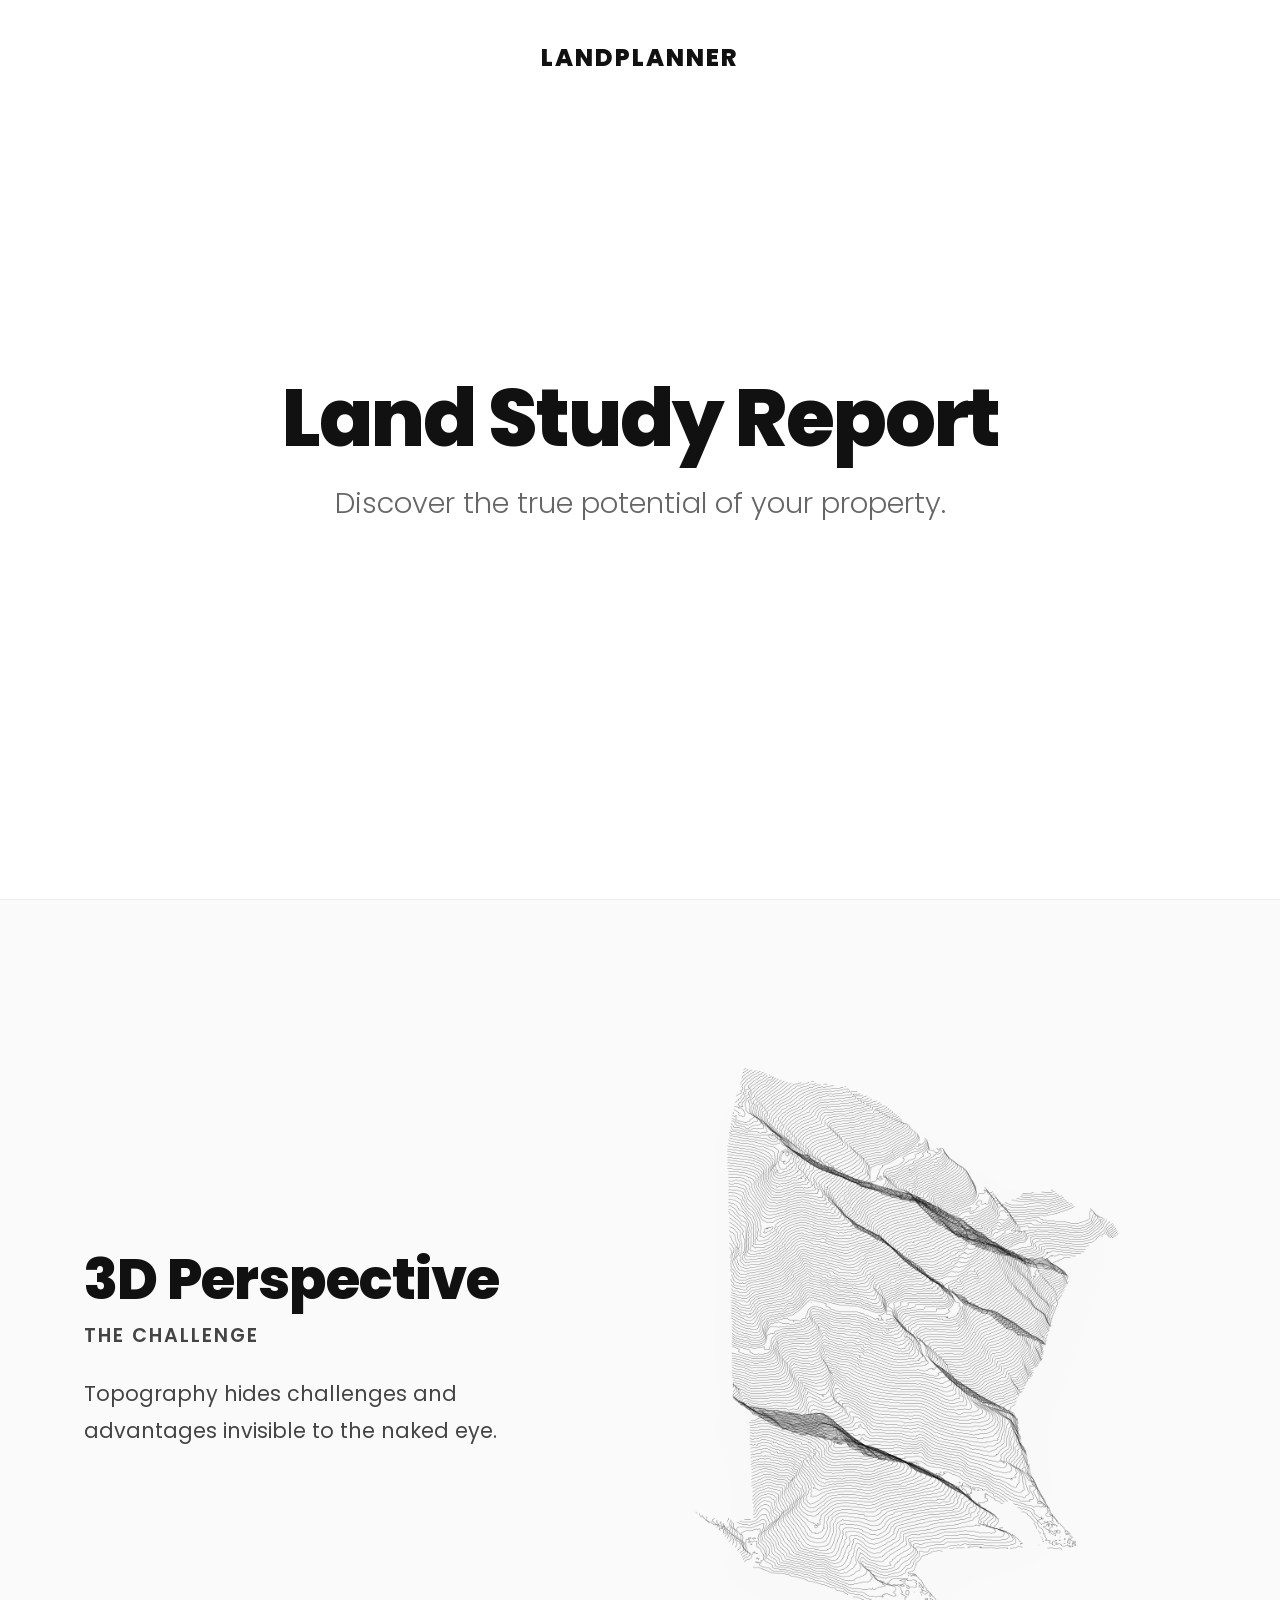
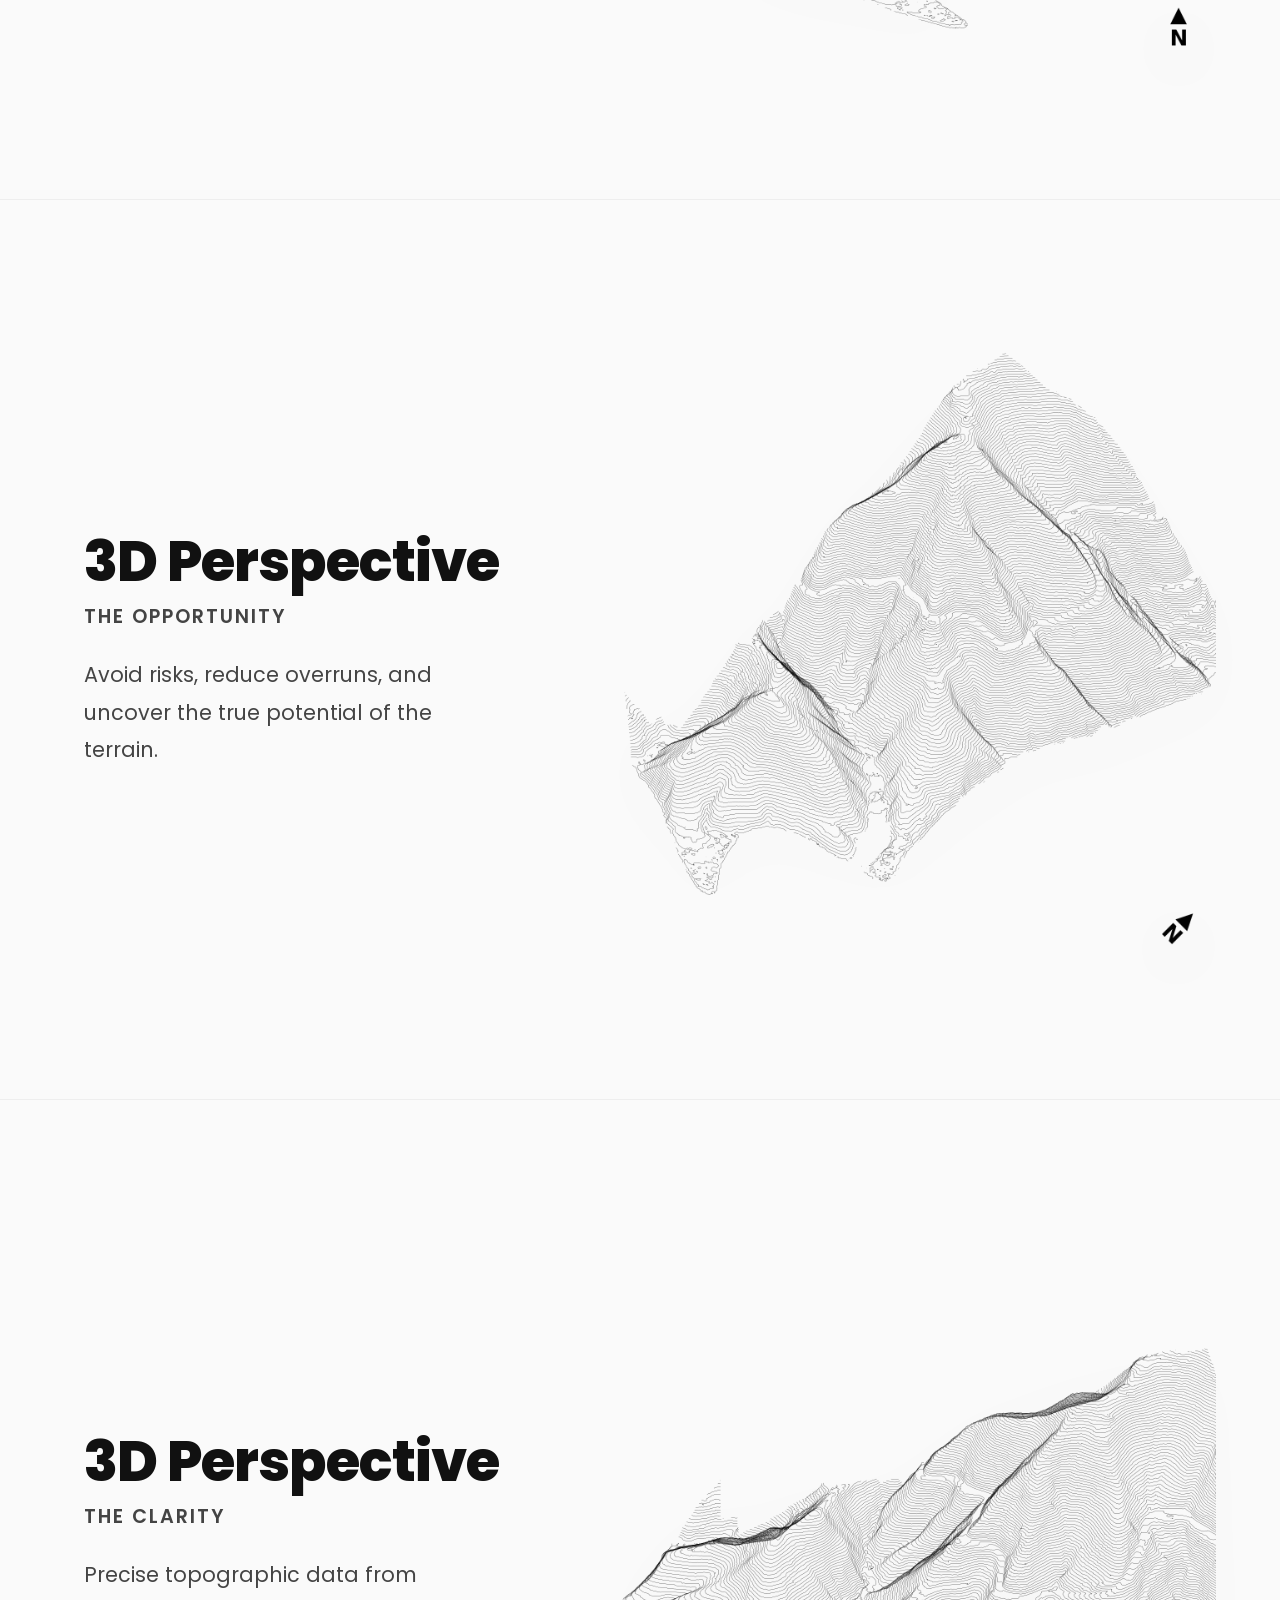
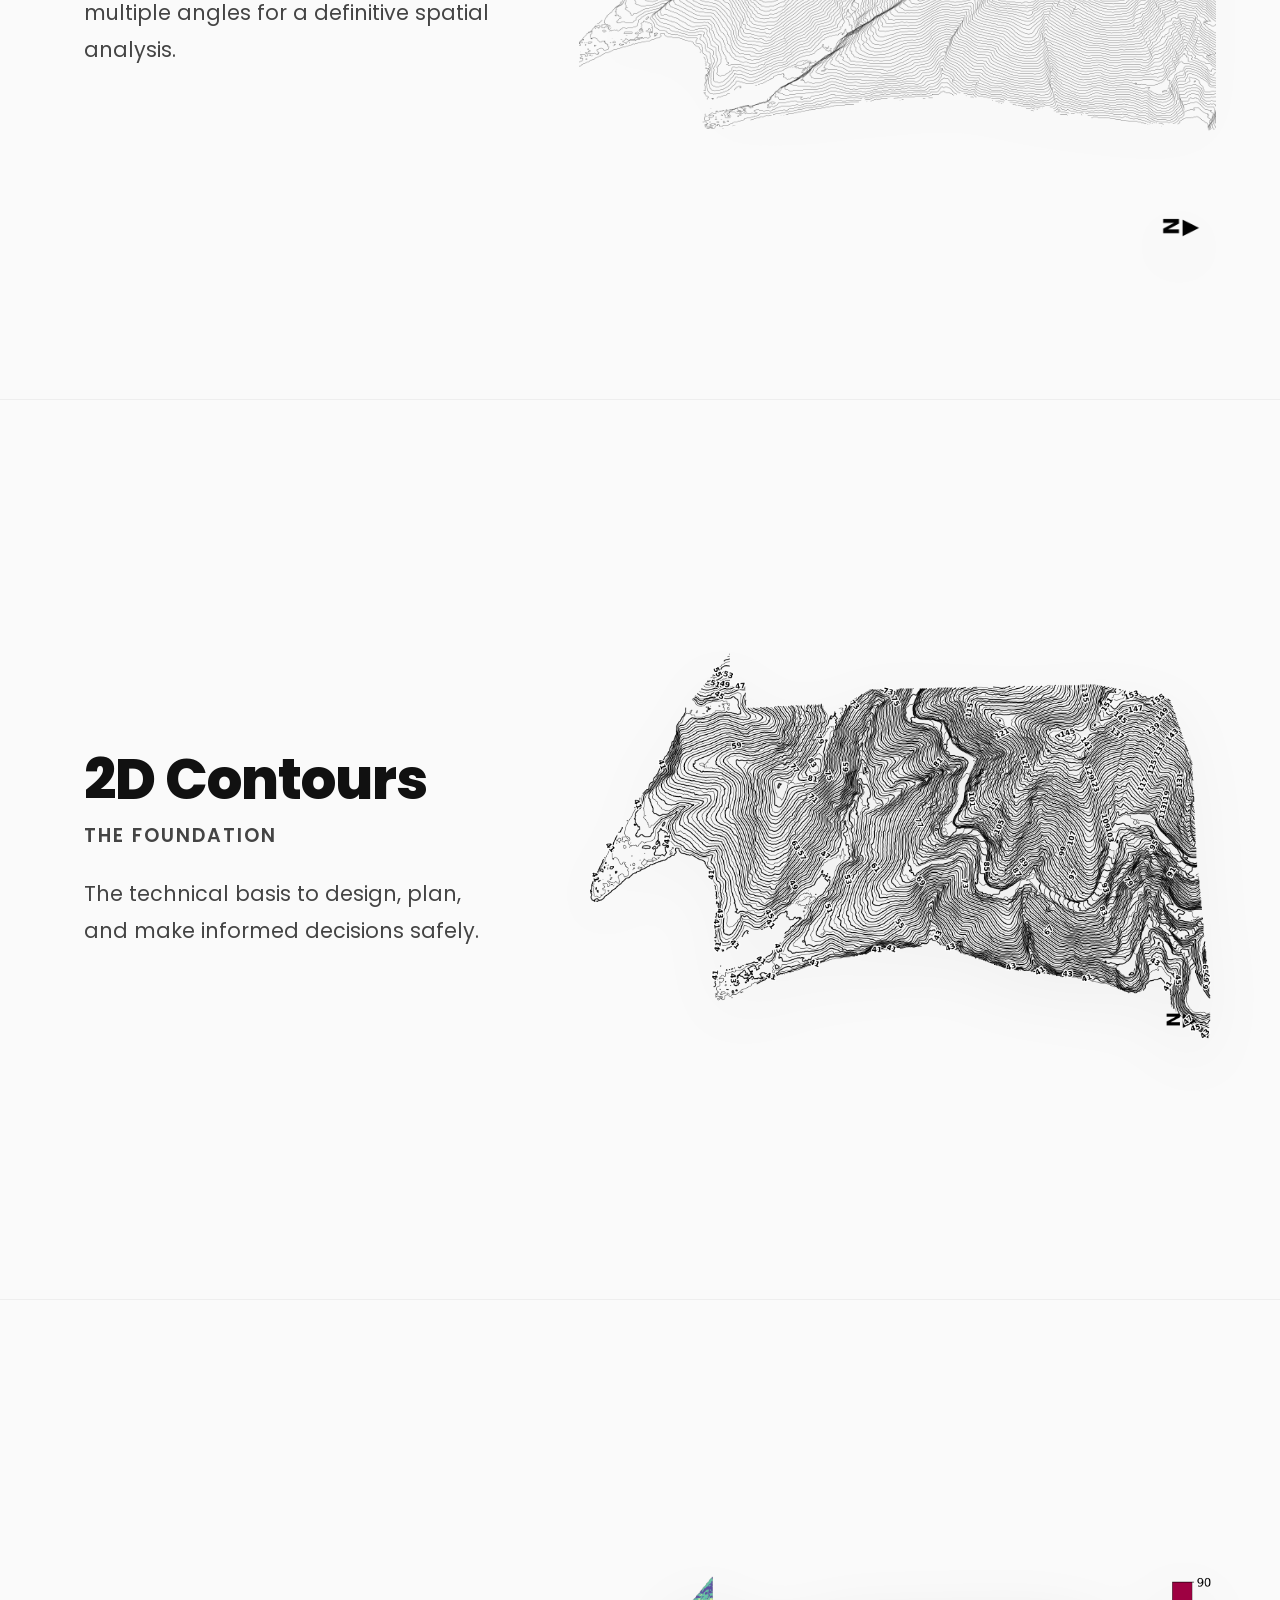
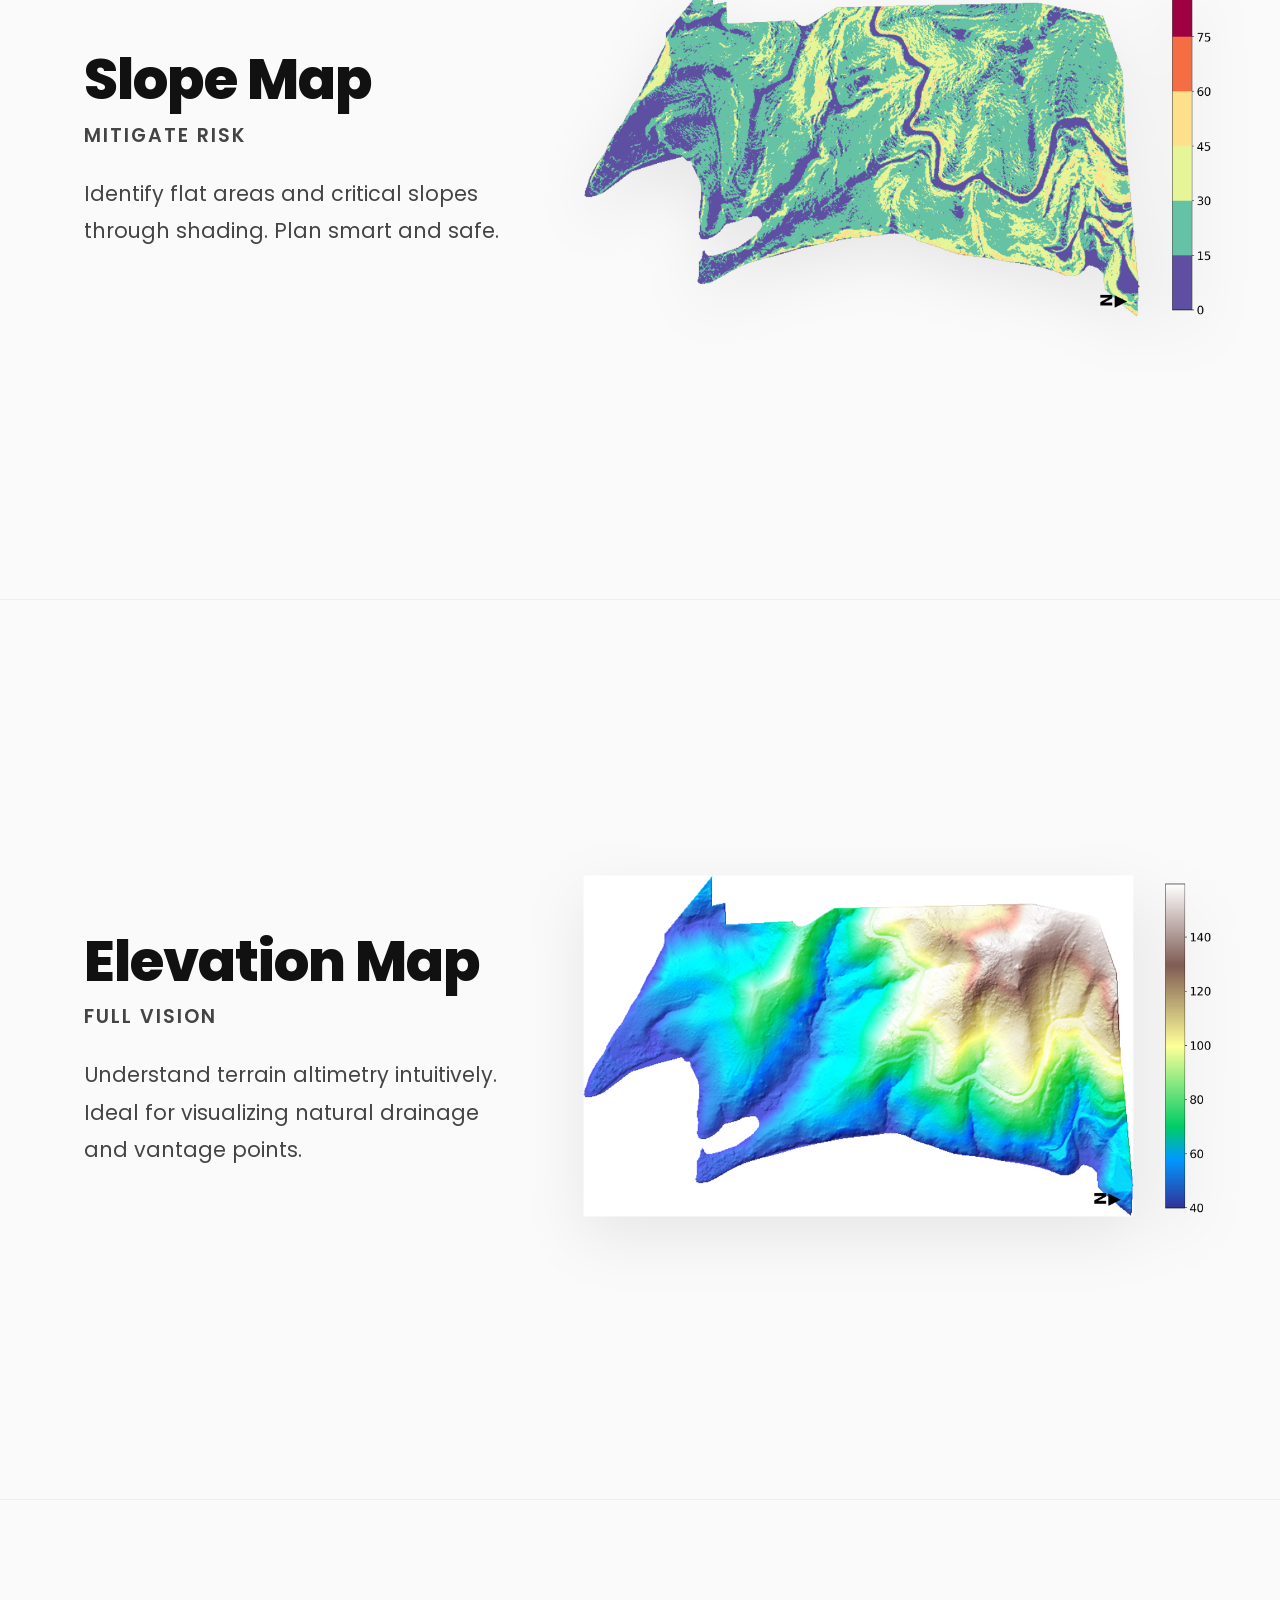
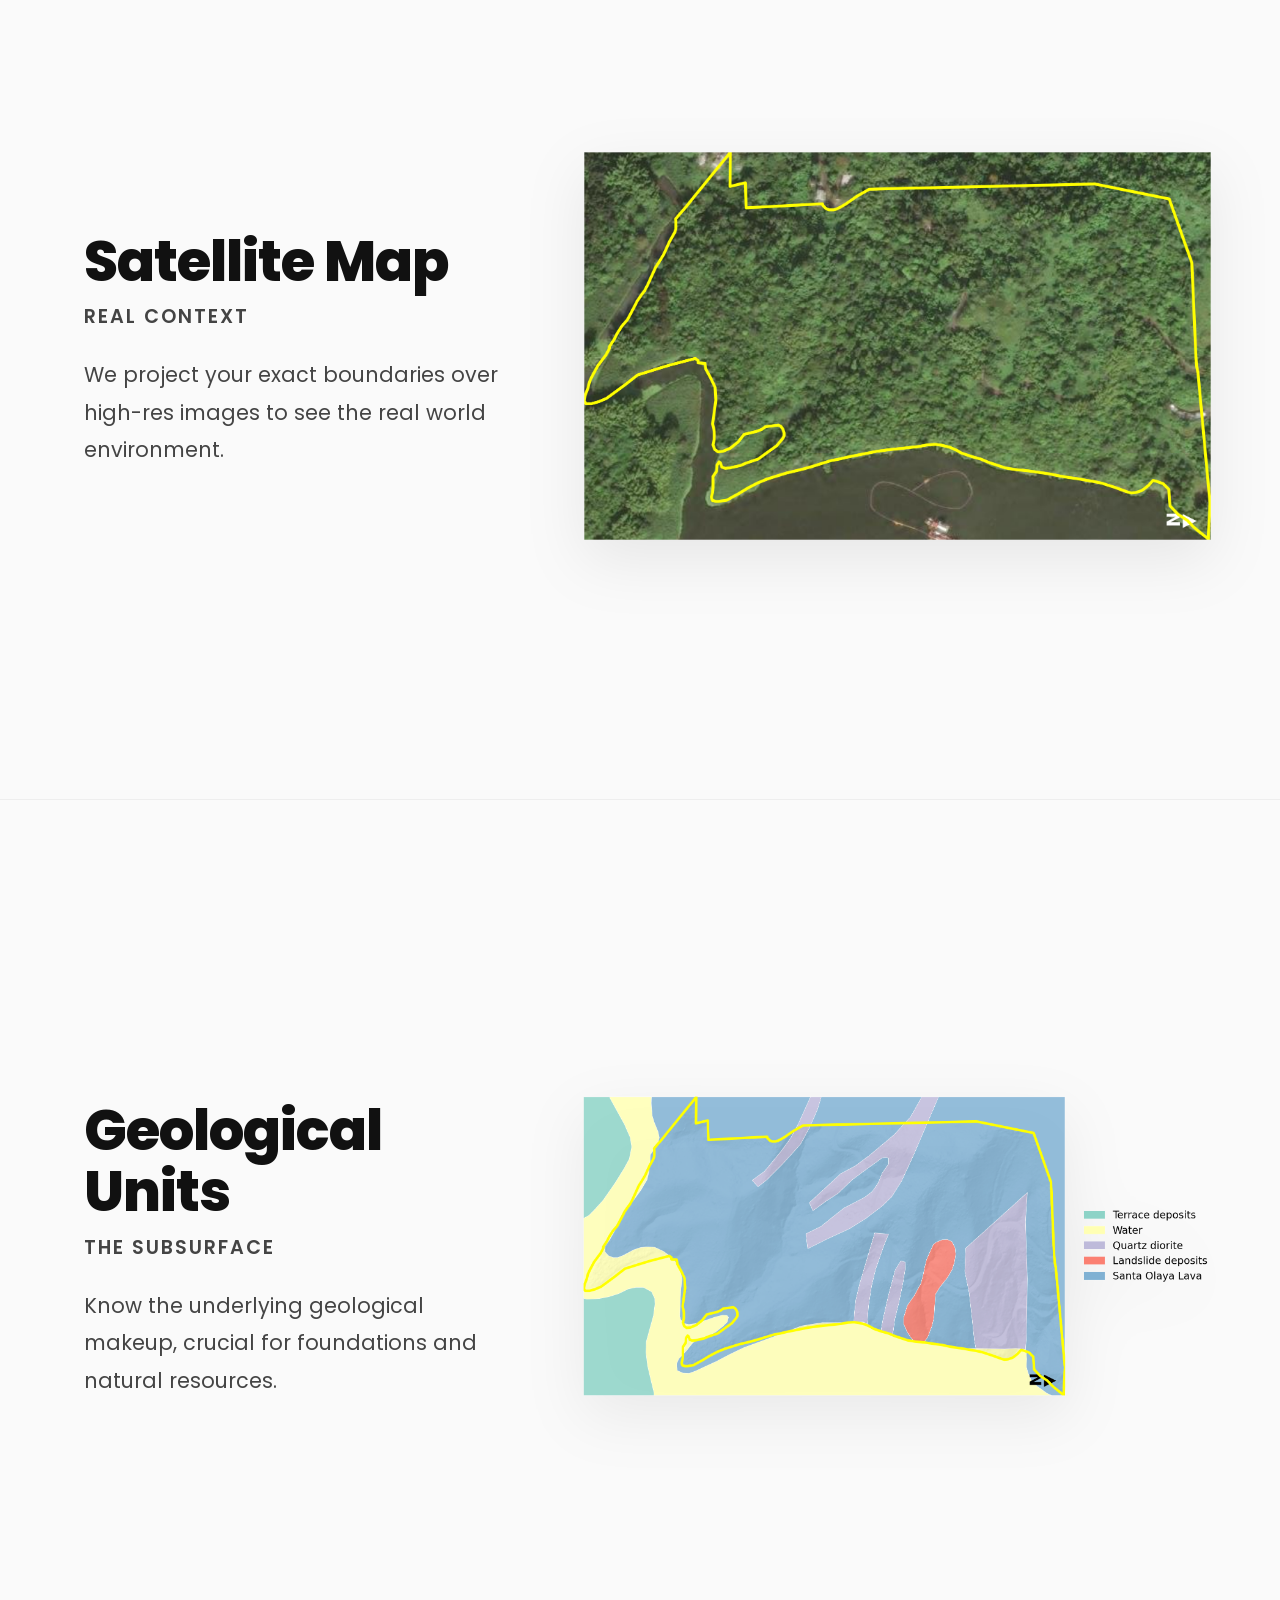
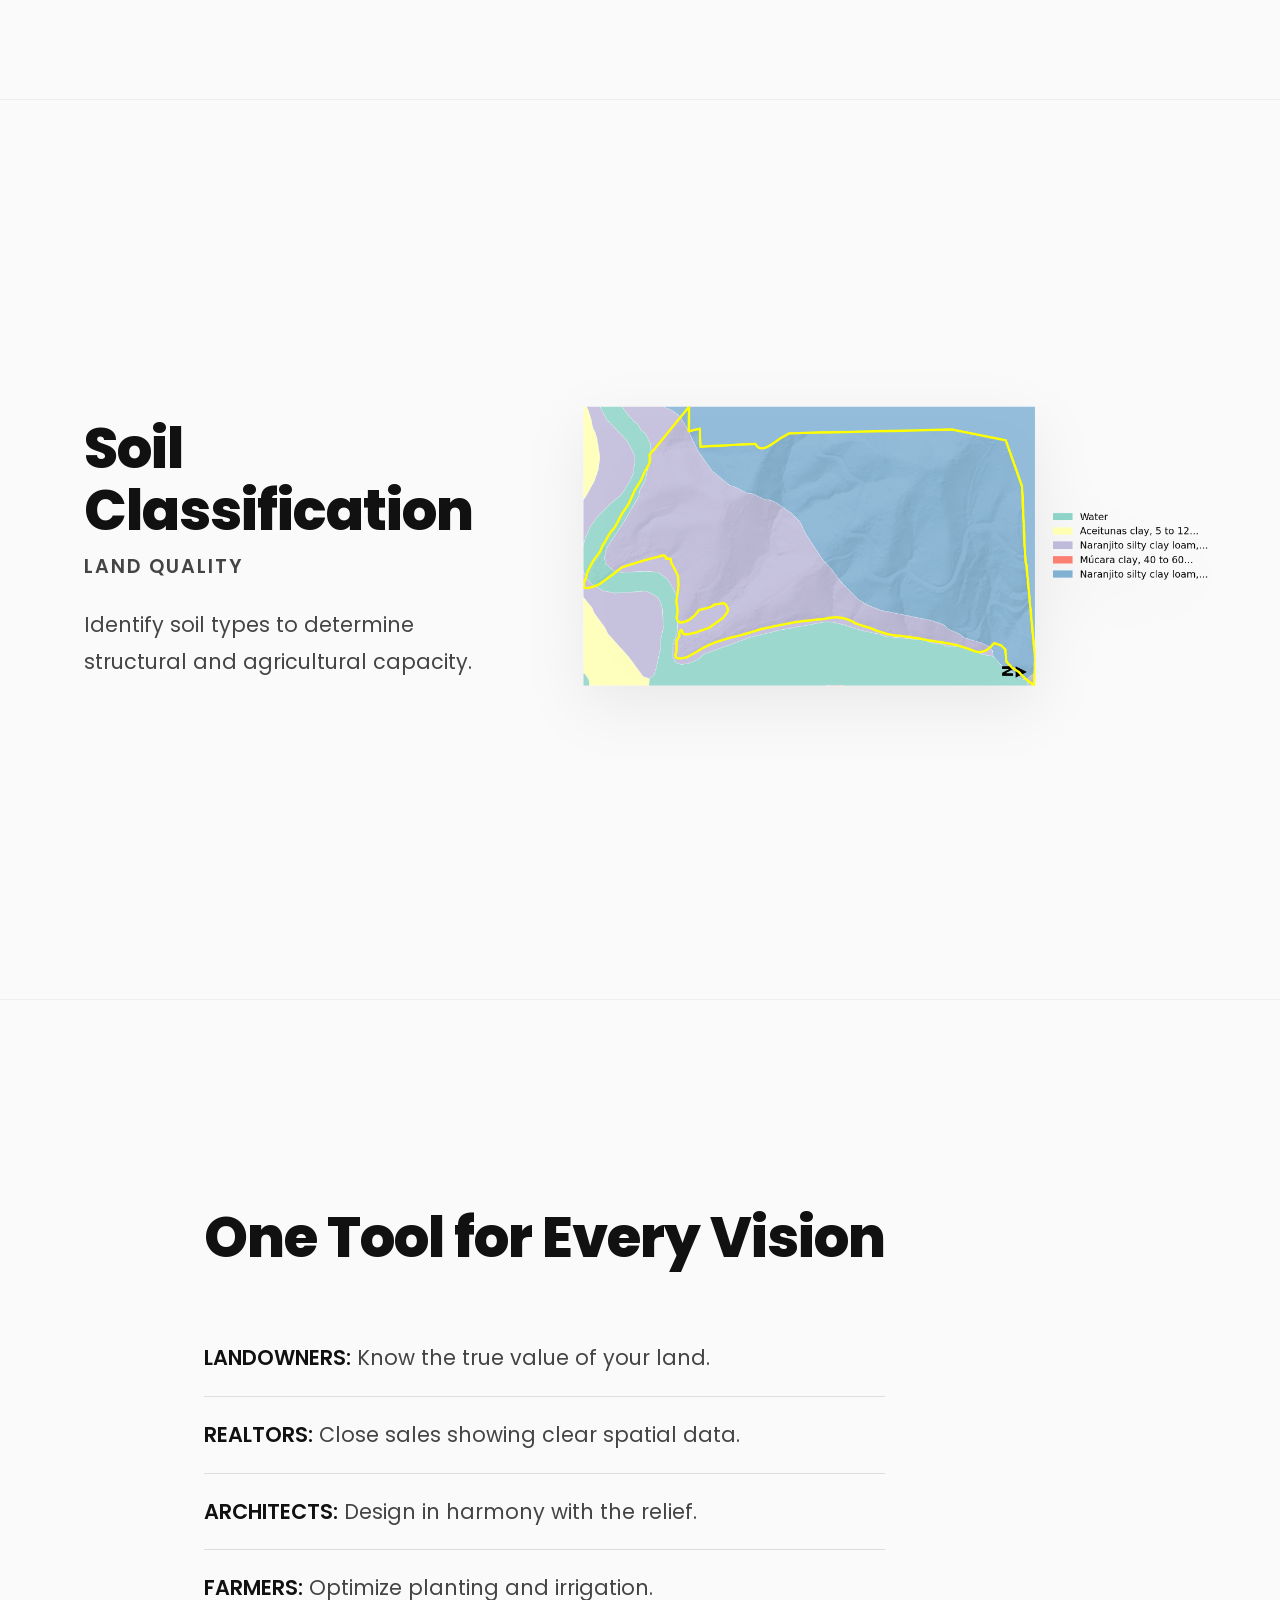
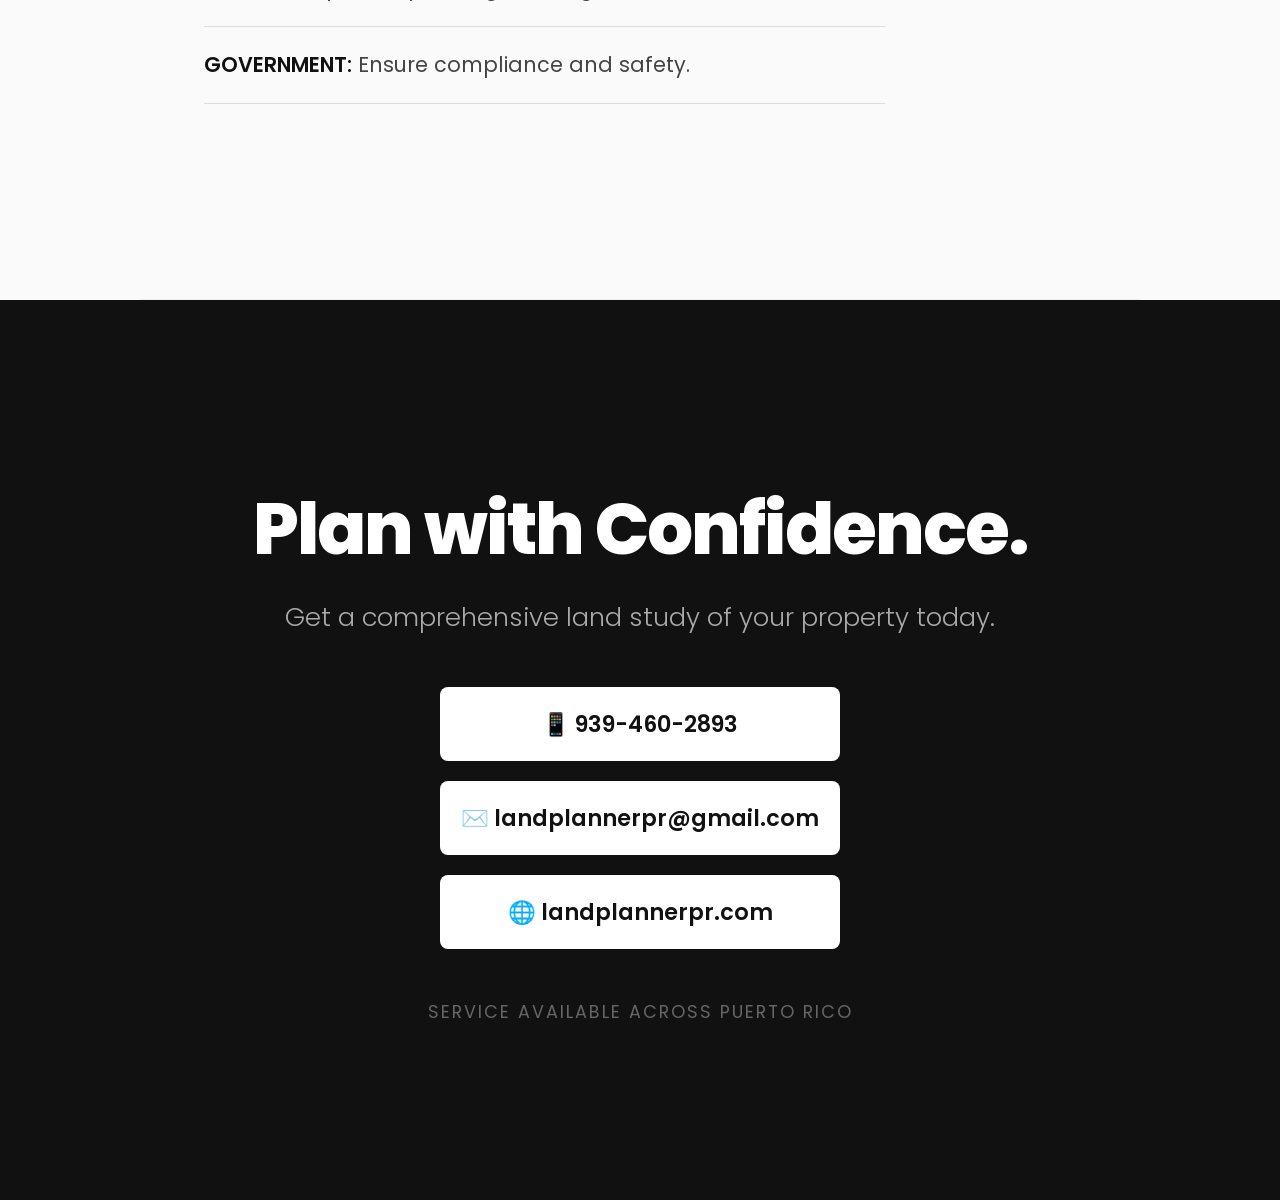
<file: index.html>
<!doctype html>
<html lang="en">
<head>
<meta charset="utf-8">
<meta name="viewport" content="width=device-width, initial-scale=1">
<title>LandPlanner</title>
<link rel="icon" href="data:,">
<script>
  // Route by the browser's own language preference. Only ever chooses
  // between the two pages this site actually has — everything else falls
  // back to English.
  var lang = (navigator.language || navigator.userLanguage || 'en').toLowerCase();
  location.replace(lang.indexOf('es') === 0 ? 'es.html' : 'en.html');
</script>
<meta http-equiv="refresh" content="0; url=en.html">
</head>
<body style="background:#000;color:#8b949e;font:14px ui-sans-serif,sans-serif;padding:40px;">
  <p>
    Redirecting… If you are not redirected automatically, choose a language:
    <a href="en.html" style="color:#5ce1ff">English</a> ·
    <a href="es.html" style="color:#5ce1ff">Español</a>
  </p>
</body>
</html>
</file>
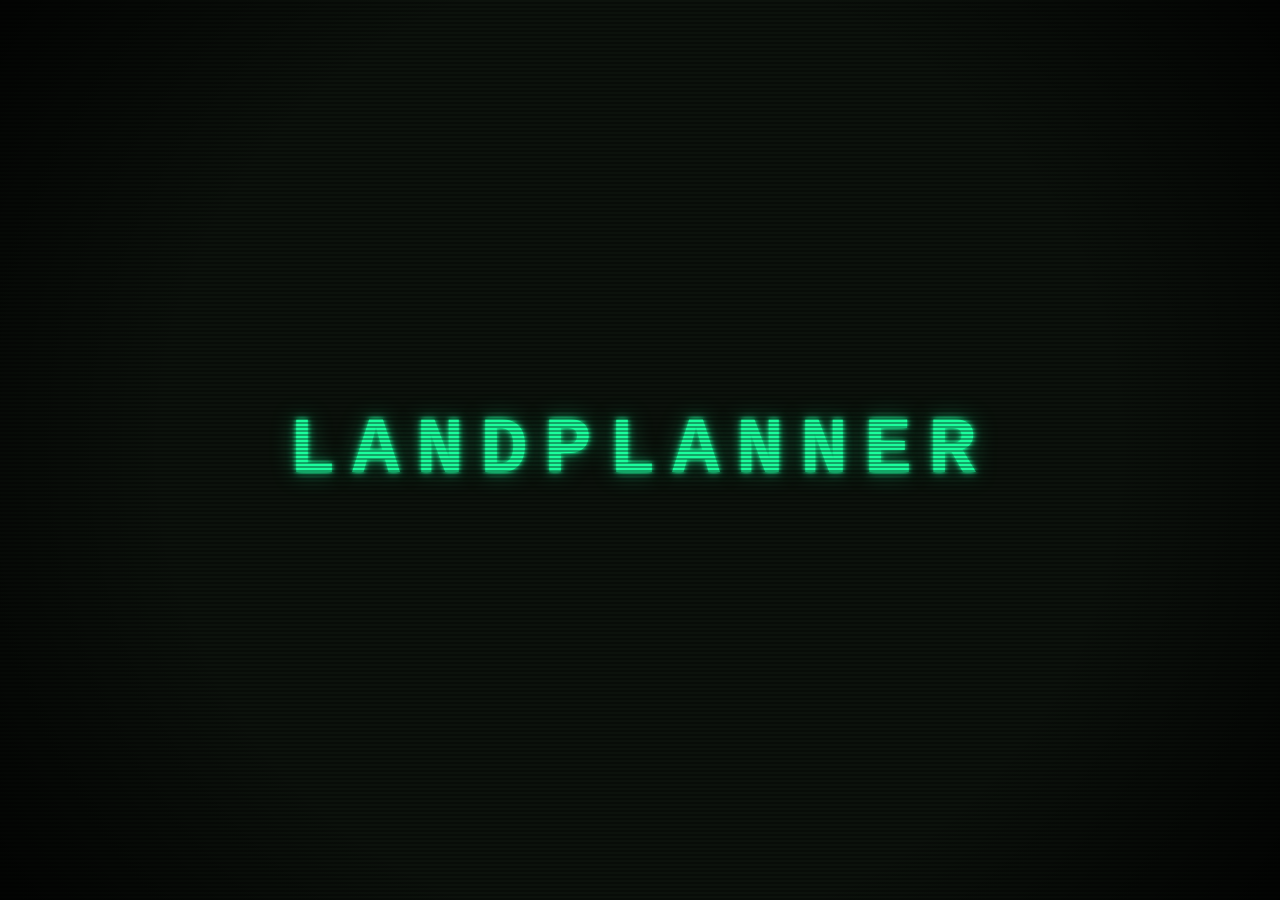
<file: index2.html>
<!DOCTYPE html>
<html lang="en">
<head>
  <meta charset="UTF-8">
  <meta name="viewport" content="width=device-width, initial-scale=1.0">
  <title>Pip-Boy Terminal</title>
  <style>
    * {
      box-sizing: border-box;
      margin: 0;
      padding: 0;
    }

    body {
      display: flex;
      justify-content: center;
      align-items: center;
      min-height: 100vh;
      background-color: #0c120c;
      font-family: "Courier New", Courier, monospace;
      overflow: hidden;
      position: relative;
    }

    /* CRT scanline effect */
    body::before {
      content: " ";
      position: absolute;
      top: 0;
      left: 0;
      bottom: 0;
      right: 0;
      background: linear-gradient(
        rgba(18, 16, 16, 0) 50%, 
        rgba(0, 0, 0, 0.35) 50%
      );
      background-size: 100% 4px;
      z-index: 2;
      pointer-events: none;
    }

    /* Screen flicker & vignette */
    body::after {
      content: " ";
      position: absolute;
      top: 0;
      left: 0;
      bottom: 0;
      right: 0;
      background: radial-gradient(
        circle at center,
        transparent 60%,
        rgba(0, 0, 0, 0.8) 100%
      );
      z-index: 3;
      pointer-events: none;
    }

    .terminal-text {
      color: #1bfd9c;
      font-size: clamp(2.5rem, 8vw, 5rem);
      font-weight: 700;
      letter-spacing: 0.2em;
      text-transform: uppercase;
      text-shadow: 
        0 0 4px #1bfd9c,
        0 0 10px rgba(27, 253, 156, 0.7),
        0 0 25px rgba(27, 253, 156, 0.4);
      z-index: 1;
      animation: flicker 0.15s infinite alternate;
    }

    @keyframes flicker {
      0% {
        opacity: 0.96;
      }
      100% {
        opacity: 1;
      }
    }
  </style>
</head>
<body>
  <div class="terminal-text">Landplanner</div>
</body>
</html>
</file>
